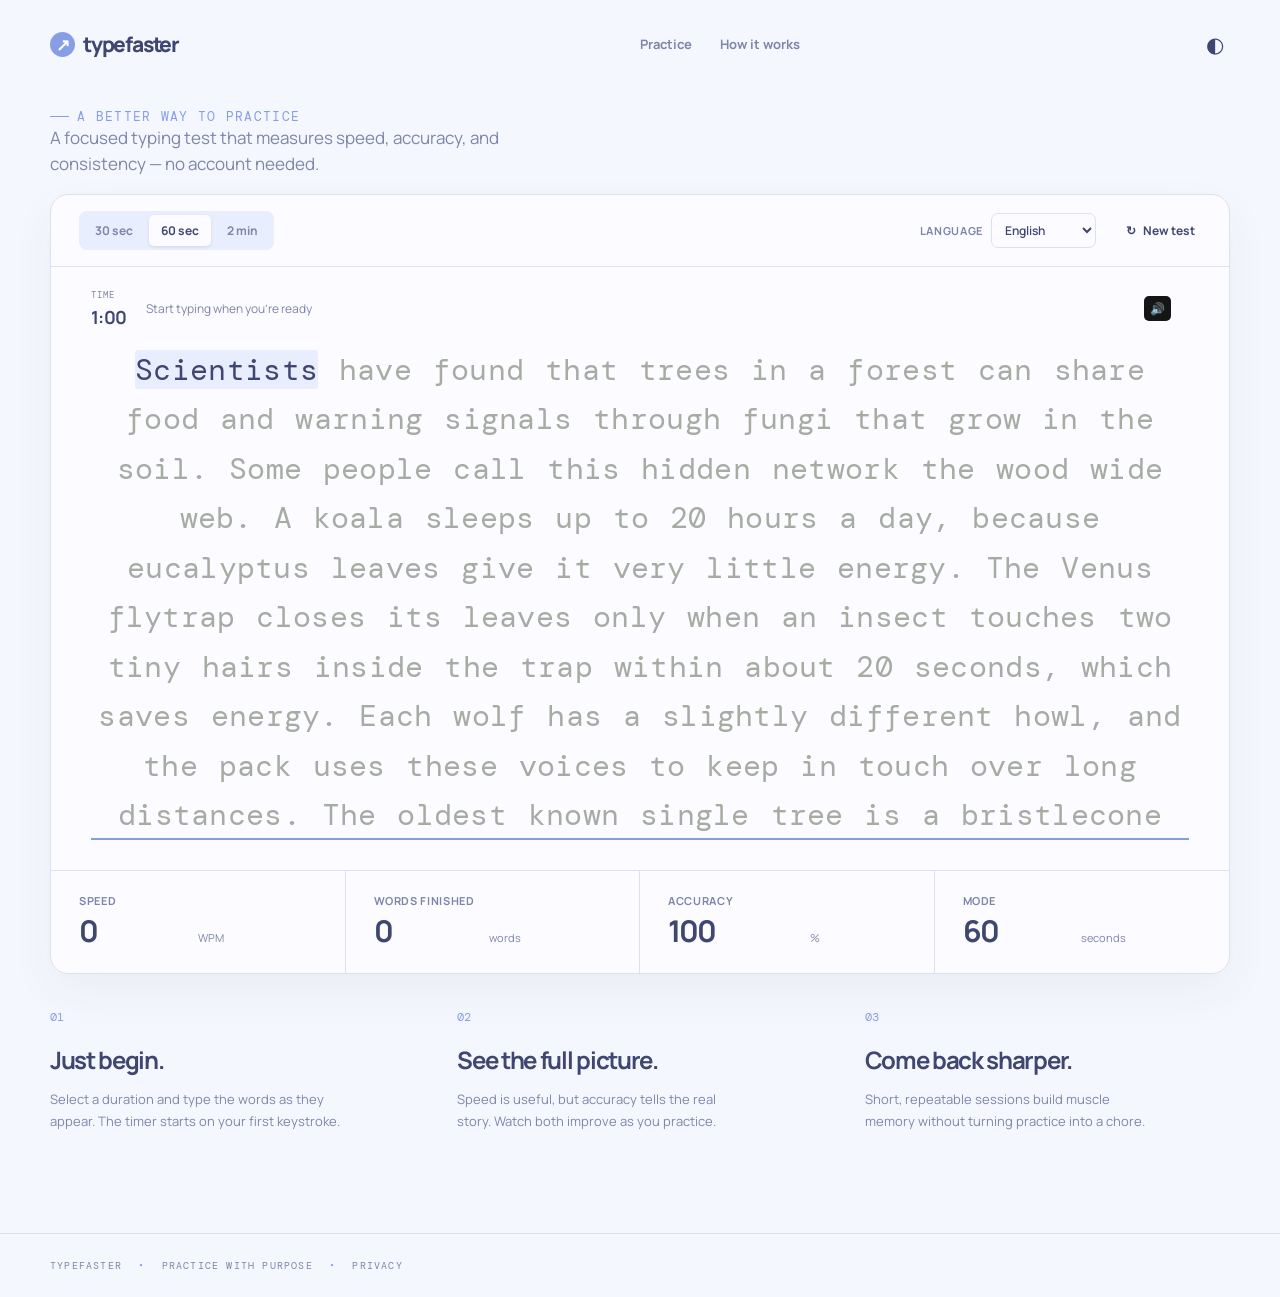
<file: index.html>
<!doctype html>
<html lang="en">
  <head>
    <meta charset="UTF-8" />
    <meta name="viewport" content="width=device-width, initial-scale=1.0" />
    <meta name="description" content="Free typing test in 7 languages. Measure your WPM and accuracy in 30 seconds, 1 minute or 2 minutes. No account needed." />
    <link rel="canonical" href="https://typefaster5.com/" />
    <meta name="theme-color" content="#879ee5" />
    <meta property="og:type" content="website" />
    <meta property="og:site_name" content="typefaster" />
    <meta property="og:title" content="Free Typing Test (30 sec, 1 min, 2 min) | typefaster" />
    <meta property="og:description" content="Test your typing speed and accuracy in 7 languages. Free, fast and no account needed." />
    <meta property="og:url" content="https://typefaster5.com/" />
    <meta property="og:image" content="https://typefaster5.com/og-image.png" />
    <meta property="og:image:width" content="1200" />
    <meta property="og:image:height" content="630" />
    <meta name="twitter:card" content="summary_large_image" />
    <meta name="twitter:title" content="Free Typing Test | typefaster" />
    <meta name="twitter:description" content="Test your typing speed and accuracy in 7 languages. Free, fast and no account needed." />
    <meta name="twitter:image" content="https://typefaster5.com/og-image.png" />
    <link rel="icon" href="/favicon.ico" sizes="48x48" />
    <link rel="icon" href="/favicon.svg" type="image/svg+xml" sizes="any" />
    <link rel="icon" href="/favicon-192.png" type="image/png" sizes="192x192" />
    <link rel="apple-touch-icon" href="/apple-touch-icon.png" />
    <script type="application/ld+json">{"@context":"https://schema.org","@type":"WebApplication","name":"typefaster","url":"https://typefaster5.com/","description":"A free typing speed test with 30 second, 1 minute and 2 minute modes in 7 languages.","applicationCategory":"EducationalApplication","operatingSystem":"Any","inLanguage":["en","de","tr","fr","es","it","pl"],"offers":{"@type":"Offer","price":"0","priceCurrency":"USD"}}</script>
    <title>Free Typing Test (30 sec, 1 min, 2 min) | typefaster</title>
    <link rel="preconnect" href="https://fonts.googleapis.com" />
    <link rel="preconnect" href="https://fonts.gstatic.com" crossorigin />
    <link href="https://fonts.googleapis.com/css2?family=DM+Mono:wght@400;500&family=Manrope:wght@400;500;600;700;800&display=swap" rel="stylesheet" />
    <link rel="stylesheet" href="styles.css?v=6" />
  </head>
  
  <body>
    <header class="site-header">
      <a class="brand" href="#" aria-label="typefaster home"><span class="brand-mark">↗</span>typefaster</a>
      <nav aria-label="Main navigation"><a href="#practice">Practice</a><a href="#how-it-works">How it works</a></nav>
      <button class="theme-toggle" id="themeToggle" aria-label="Toggle colour theme">◐</button>
    </header>

    <main>
      <section class="hero" id="practice">
        <h1 class="sr-only">Free typing test: check your typing speed (WPM) and accuracy</h1>
        <div class="eyebrow"><span></span> a better way to practice</div>
        <p class="intro">A focused typing test that measures speed, accuracy, and consistency — no account needed.</p>
      </section>

      <section class="test-shell" aria-label="Typing test">
        <div class="test-toolbar">
          <div class="mode-picker" aria-label="Test length">
            <button class="mode" data-seconds="30">30 sec</button>
            <button class="mode active" data-seconds="60">60 sec</button>
            <button class="mode" data-seconds="120">2 min</button>
          </div>
          <label class="language-picker" for="languageSelect"><span>Language</span><select id="languageSelect" aria-label="Typing language"><option value="english">English</option><option value="german">German</option><option value="turkish">Turkish</option><option value="french">French</option><option value="spanish">Spanish</option><option value="italian">Italian</option><option value="polish">Polish</option></select></label>
          <button class="restart" id="restart" aria-label="Restart typing test">↻ <span>New test</span></button>
        </div>

        <div class="test-stage" id="testStage">
          <div class="status-row">
            <div><span class="timer-label">TIME</span><strong id="timer">1:00</strong></div>
            <div class="stage-note" id="stageNote">Start typing when you’re ready</div>
            <button class="sound-toggle" id="soundToggle" aria-label="Mute typing sounds" aria-pressed="false">🔊 <span>Sound on</span></button>
          </div>
          <div class="word-area"><p class="words" id="words" role="textbox" tabindex="0" aria-label="Words to type. Click here and start typing."></p></div>
          <input id="typingInput" class="typing-input" tabindex="-1" autocomplete="off" autocapitalize="off" spellcheck="false" aria-hidden="true" />
        </div>

        <div class="metrics" aria-live="polite">
          <div class="metric"><span>Speed</span><strong id="wpm">0</strong><small>WPM</small></div>
          <div class="metric"><span>Words finished</span><strong id="completedWords">0</strong><small>words</small></div>
          <div class="metric"><span>Accuracy</span><strong id="accuracy">100</strong><small>%</small></div>
          <div class="metric"><span>Mode</span><strong id="modeLength">60</strong><small>seconds</small></div>
        </div>
      </section>

      <div class="result-overlay hidden" id="resultCard" role="dialog" aria-modal="true" aria-labelledby="resultTitle" tabindex="-1">
        <div class="result-panel">
          <div class="eyebrow"><span></span> test complete</div>
          <h2 id="resultTitle">Time's up!</h2>
          <p class="result-sub" id="resultCopy">Here's how your test went.</p>
          <div class="result-main">
            <div class="big"><strong id="finalWpm">0</strong><span>WPM</span></div>
            <div class="big"><strong id="finalAccuracy">100</strong><span>ACCURACY %</span></div>
          </div>
          <div class="result-grid">
            <div><span>Correct words</span><strong id="finalWords">0</strong></div>
            <div><span>Errors</span><strong id="finalErrors">0</strong></div>
            <div><span>Correct characters</span><strong id="finalChars">0</strong></div>
            <div><span>Test length</span><strong id="finalTime">60 sec</strong></div>
          </div>
          <div class="result-actions">
            <button class="primary-button" id="tryAgain">Try again <span>→</span></button>
            <button class="link-button" id="closeResult">Close</button>
          </div>
        </div>
      </div>

      <section class="benefits" id="how-it-works">
        <div><span class="number">01</span><h2>Just begin.</h2><p>Select a duration and type the words as they appear. The timer starts on your first keystroke.</p></div>
        <div><span class="number">02</span><h2>See the full picture.</h2><p>Speed is useful, but accuracy tells the real story. Watch both improve as you practice.</p></div>
        <div><span class="number">03</span><h2>Come back sharper.</h2><p>Short, repeatable sessions build muscle memory without turning practice into a chore.</p></div>
      </section>
    </main>
    <footer>TYPEFASTER <span>•</span> PRACTICE WITH PURPOSE <span>•</span> <a href="privacy.html">PRIVACY</a></footer>
    <audio id="typingSound" src="typing-tick.wav" preload="auto"></audio>
    <audio id="errorSound" src="error-thock.wav" preload="auto"></audio>
    <script src="app.js?v=6"></script>
    <script data-goatcounter="https://MYCODE.goatcounter.com/count"
        async src="//gc.zgo.at/count.js"></script>
  </body>
  
</html>
</file>
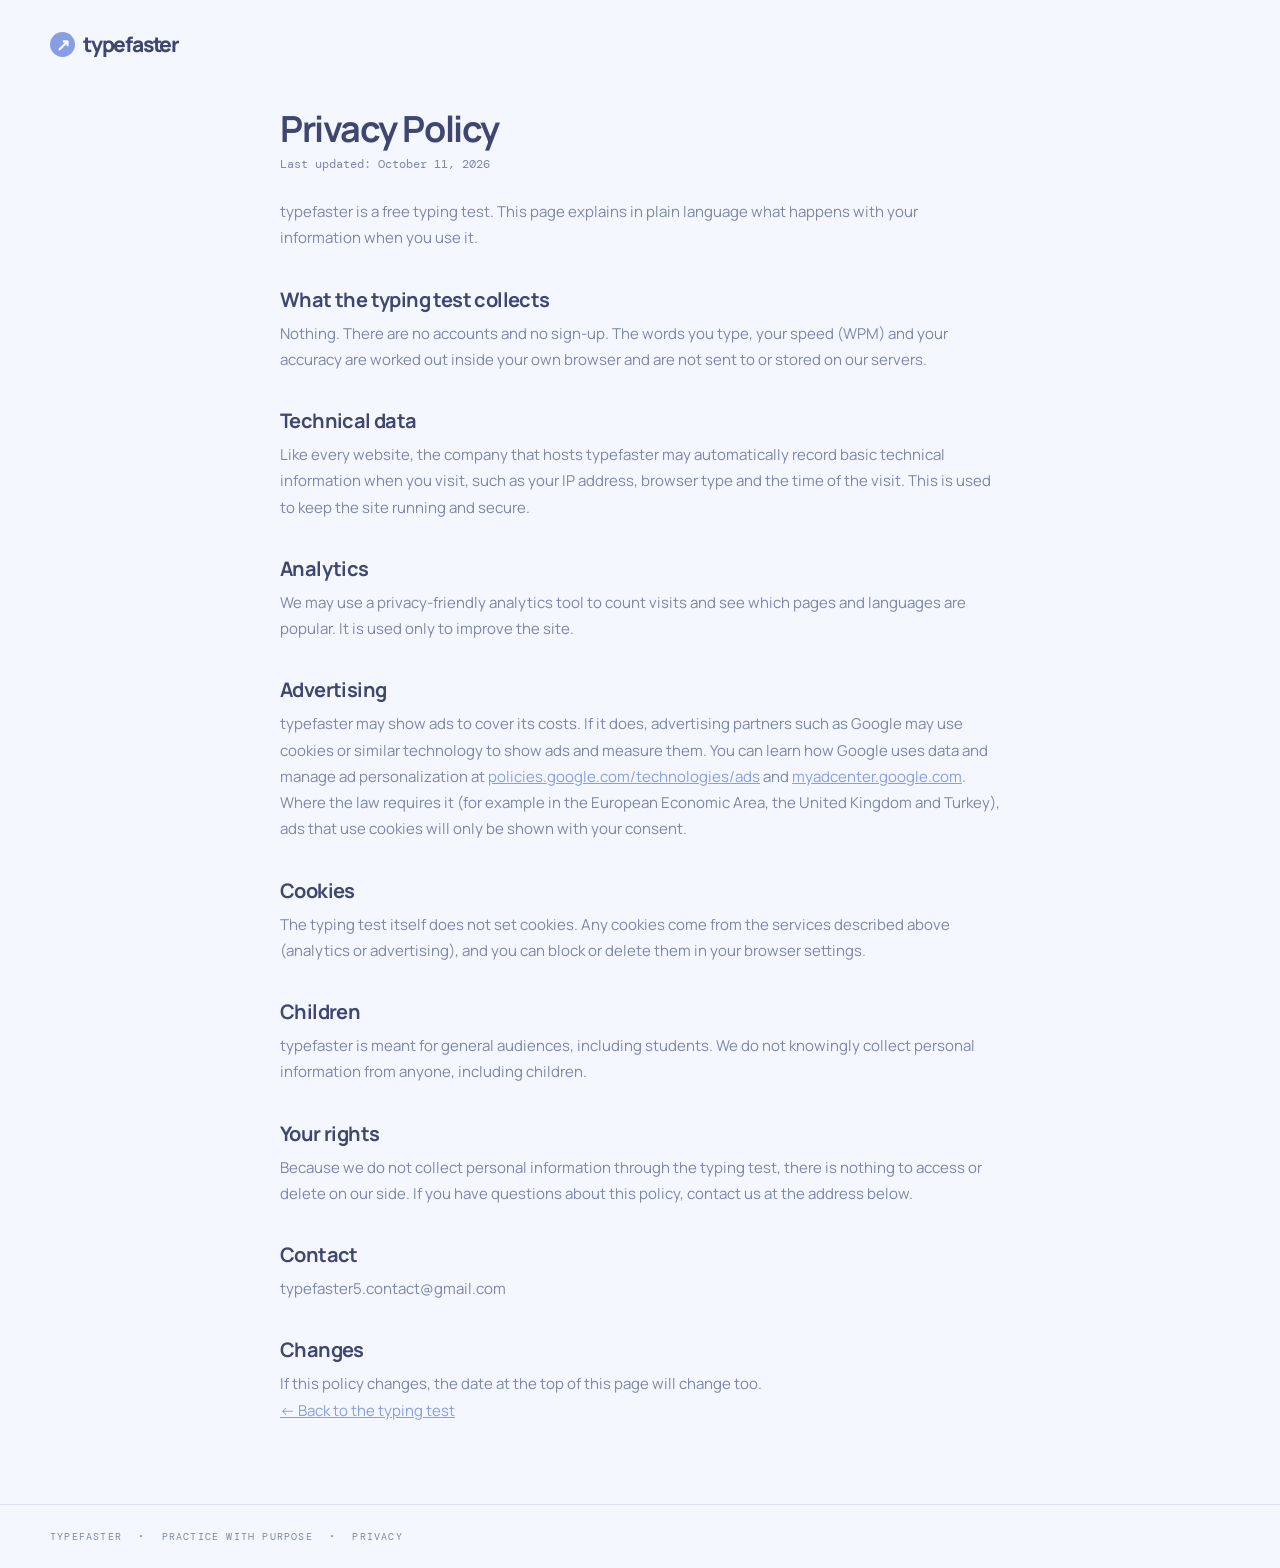
<file: privacy.html>
<!doctype html>
<html lang="en">
  <head>
    <meta charset="UTF-8" />
    <meta name="viewport" content="width=device-width, initial-scale=1.0" />
    <title>Privacy Policy | typefaster</title>
    <meta name="description" content="How typefaster handles your data: no accounts, no personal information collected by the typing test." />
    <link rel="canonical" href="https://typefaster5.com/privacy.html" />
    <link rel="icon" href="data:image/svg+xml,%3Csvg xmlns='http://www.w3.org/2000/svg' viewBox='0 0 64 64'%3E%3Ccircle cx='32' cy='32' r='32' fill='%23879ee5'/%3E%3Cpath d='M22 42 42 22M26 22h16v16' stroke='white' stroke-width='6' fill='none' stroke-linecap='round' stroke-linejoin='round'/%3E%3C/svg%3E" />
    <link href="https://fonts.googleapis.com/css2?family=DM+Mono:wght@400;500&family=Manrope:wght@400;500;600;700;800&display=swap" rel="stylesheet" />
    <link rel="stylesheet" href="styles.css?v=5" />
    <style>
      .doc{max-width:720px;margin:0 auto;padding:24px 0 80px}
      .doc h1{color:var(--ink);font-size:36px;letter-spacing:-.04em;margin:0 0 8px}
      .doc h2{font-size:20px;letter-spacing:-.03em;margin:34px 0 8px}
      .doc p,.doc li{color:var(--muted);font-size:15px;line-height:1.75}
      .doc ul{padding-left:20px}
      .doc a{color:var(--accent)}
      .doc .updated{font-family:'DM Mono',monospace;font-size:12px;color:var(--muted);margin-bottom:24px}
    </style>
  </head>
  <body>
    <header class="site-header">
      <a class="brand" href="/" aria-label="typefaster home"><span class="brand-mark">↗</span>typefaster</a>
    </header>
    <main>
      <article class="doc">
        <h1>Privacy Policy</h1>
        <p class="updated">Last updated: October 11, 2026</p>
        <p>typefaster is a free typing test. This page explains in plain language what happens with your information when you use it.</p>

        <h2>What the typing test collects</h2>
        <p>Nothing. There are no accounts and no sign-up. The words you type, your speed (WPM) and your accuracy are worked out inside your own browser and are not sent to or stored on our servers.</p>

        <h2>Technical data</h2>
        <p>Like every website, the company that hosts typefaster may automatically record basic technical information when you visit, such as your IP address, browser type and the time of the visit. This is used to keep the site running and secure.</p>

        <h2>Analytics</h2>
        <p>We may use a privacy-friendly analytics tool to count visits and see which pages and languages are popular. It is used only to improve the site.</p>

        <h2>Advertising</h2>
        <p>typefaster may show ads to cover its costs. If it does, advertising partners such as Google may use cookies or similar technology to show ads and measure them. You can learn how Google uses data and manage ad personalization at <a href="https://policies.google.com/technologies/ads" rel="noopener">policies.google.com/technologies/ads</a> and <a href="https://myadcenter.google.com" rel="noopener">myadcenter.google.com</a>. Where the law requires it (for example in the European Economic Area, the United Kingdom and Turkey), ads that use cookies will only be shown with your consent.</p>

        <h2>Cookies</h2>
        <p>The typing test itself does not set cookies. Any cookies come from the services described above (analytics or advertising), and you can block or delete them in your browser settings.</p>

        <h2>Children</h2>
        <p>typefaster is meant for general audiences, including students. We do not knowingly collect personal information from anyone, including children.</p>

        <h2>Your rights</h2>
        <p>Because we do not collect personal information through the typing test, there is nothing to access or delete on our side. If you have questions about this policy, contact us at the address below.</p>

        <h2>Contact</h2>
        <p>typefaster5.contact@gmail.com</p>

        <h2>Changes</h2>
        <p>If this policy changes, the date at the top of this page will change too.</p>
        <p><a href="/">← Back to the typing test</a></p>
      </article>
    </main>
    <footer>TYPEFASTER <span>•</span> PRACTICE WITH PURPOSE <span>•</span> <a href="privacy.html">PRIVACY</a></footer>
  </body>
</html>
</file>
<file: styles.css>
:root { --bg:#f5f7ff; --ink:#3f4770; --muted:#7d86a8; --line:#dbe1f3; --card:#fcfbff; --accent:#879ee5; --soft:#e9eeff; }
* { box-sizing:border-box; }
body { margin:0; background:var(--bg); color:var(--ink); font-family:Manrope,Arial,sans-serif; }
button,input { font:inherit; }
.site-header { width:min(1180px,calc(100% - 48px)); margin:auto; height:88px; display:flex; align-items:center; justify-content:space-between; }
.brand { color:var(--ink); text-decoration:none; font-size:21px; font-weight:800; letter-spacing:-1.2px; display:flex; align-items:center; gap:8px; }.brand-mark { display:grid; place-items:center; color:#fff; background:var(--accent); width:25px;height:25px;border-radius:50%; font-size:17px; }
nav { display:flex; gap:28px; margin-left:60px; } nav a { color:var(--muted); text-decoration:none; font-size:13px; font-weight:700; } nav a:hover { color:var(--ink); }.theme-toggle,.restart { border:0;background:transparent;color:var(--ink);cursor:pointer; }.theme-toggle { font-size:21px; }
main { width:min(1180px,calc(100% - 48px)); margin:auto; }.hero { padding:20px 0 16px; }.eyebrow { color:var(--accent); font-family:'DM Mono',monospace; font-size:13px; letter-spacing:.1em; text-transform:uppercase; display:flex;align-items:center;gap:8px; }.eyebrow span { width:19px;height:1px;background:currentColor; } h1,h2,p { margin:0; }h1 { color:var(--accent); font-size:clamp(38px,5vw,58px); line-height:.95; letter-spacing:-.075em; margin:10px 0 11px; max-width:680px; } .intro { max-width:510px;color:var(--muted);line-height:1.55;font-size:17px; }
.test-shell { background:var(--card); border:1px solid var(--line); border-radius:18px; overflow:hidden; box-shadow:0 18px 45px rgba(45,54,43,.05); }.test-toolbar { height:72px;border-bottom:1px solid var(--line);display:flex;align-items:center;justify-content:space-between;padding:0 28px; }.mode-picker{ display:flex;gap:4px;background:var(--soft);padding:4px;border-radius:8px; }.mode{border:0;background:transparent;color:var(--muted);font-size:12px;font-weight:700;padding:7px 12px;border-radius:5px;cursor:pointer; }.mode.active{background:var(--card);color:var(--ink);box-shadow:0 1px 3px rgba(0,0,0,.1);}.language-picker{display:flex;align-items:center;gap:8px;margin-left:auto;margin-right:24px;color:var(--muted);font-size:11px;font-weight:700;text-transform:uppercase;letter-spacing:.06em}.language-picker select{border:1px solid var(--line);border-radius:7px;background:var(--card);color:var(--ink);padding:7px 28px 7px 9px;font:600 12px Manrope,Arial,sans-serif;cursor:pointer}.sound-toggle,.restart{border:0;background:transparent;color:var(--ink);cursor:pointer}.sound-toggle{font-size:12px;font-weight:700;display:flex;gap:7px;align-items:center;margin-right:18px}.restart{font-size:12px;font-weight:700;display:flex;gap:7px;align-items:center;}
.test-stage { padding:22px 40px 30px; }.status-row{display:flex;justify-content:flex-start;align-items:center;gap:20px;margin-bottom:16px;text-align:left;}.status-row>div{display:flex;flex-direction:column;gap:4px;align-items:flex-start;}.timer-label{font-family:'DM Mono',monospace;color:var(--muted);font-size:9px;letter-spacing:.12em;}.status-row strong{font-size:18px;letter-spacing:-.04em;}.stage-note{font-size:12px;color:var(--muted);}.word-area{position:relative;}.words{min-height:420px;overflow:visible;font-family:'DM Mono',monospace;font-size:30px;line-height:1.65;letter-spacing:.01em;word-spacing:.08em;color:#a6aca4;user-select:none;text-align:center;cursor:text;outline:none;}.words:focus{box-shadow:inset 0 -2px 0 var(--accent);}.word.current{color:var(--ink);background:var(--soft);border-radius:3px;}.word.correct,.typed-correct{color:#82cfa9;}.typed-missing{color:#c54f35;text-decoration:underline 1px;}.typed-incorrect{color:#c54f35;text-decoration:underline wavy #e37b62 1px;}.status-row .sound-toggle{margin-left:auto;padding:4px 6px;background:#151515;color:#fff;border-radius:5px;font-size:12px}.status-row .sound-toggle span{display:none}.typing-input{position:absolute;width:1px;height:1px;padding:0;border:0;opacity:0;pointer-events:none;}
.metrics{display:grid;grid-template-columns:repeat(4,1fr);border-top:1px solid var(--line);}.metric{padding:22px 28px;border-right:1px solid var(--line);display:grid;grid-template-columns:auto auto;gap:2px 8px;align-items:baseline;}.metric:last-child{border-right:0}.metric span{grid-column:1/-1;font-size:11px;color:var(--muted);font-weight:700;text-transform:uppercase;letter-spacing:.06em;}.metric strong{font-size:30px;letter-spacing:-.06em;}.metric small{font-size:11px;color:var(--muted);}
.result-card{margin:24px 0 80px;background:var(--ink);color:#fff;border-radius:18px;padding:32px 36px;display:flex;align-items:center;justify-content:space-between;gap:26px;}.result-card .eyebrow{color:#f2a78f}.result-card h2{font-size:31px;letter-spacing:-.06em;margin:8px 0}.result-card p{color:#c2cbc2;font-size:13px}.result-score{text-align:center;display:flex;flex-direction:column}.result-score strong{font-size:55px;line-height:.85;letter-spacing:-.07em}.result-score span{font-family:'DM Mono',monospace;font-size:10px;margin-top:8px;color:#c2cbc2}.primary-button{background:var(--accent);color:#fff;border:0;border-radius:8px;padding:14px 17px;font-weight:800;font-size:13px;cursor:pointer}.primary-button span{padding-left:10px;font-size:17px}.hidden{display:none;}
.benefits{display:grid;grid-template-columns:repeat(3,1fr);gap:42px;padding:30px 0 100px}.number{font-family:'DM Mono',monospace;color:var(--accent);font-size:12px}.benefits h2{font-size:24px;letter-spacing:-.055em;margin:17px 0 12px}.benefits p{color:var(--muted);font-size:13px;line-height:1.75;max-width:290px}footer{border-top:1px solid var(--line);padding:25px max(24px,calc((100% - 1180px)/2));font-family:'DM Mono',monospace;color:var(--muted);font-size:10px;letter-spacing:.12em}footer span{color:var(--accent);padding:0 9px}
body.dark{--bg:#20243f;--ink:#f2f4ff;--muted:#b5bddc;--line:#3a4167;--card:#2b3052;--accent:#a9bbff;--soft:#353c63}body.dark .result-card{background:#171b33}body.dark .words{color:#7881aa}body.dark .word.current{background:#404973}body.dark .typing-input{background:#20243f}
@media(max-width:680px){.site-header,main{width:min(100% - 28px,1180px)}nav{display:none}.hero{padding:28px 0 20px}.test-toolbar{height:auto;min-height:72px;padding:12px 16px;flex-wrap:wrap;gap:10px}.language-picker{margin-left:auto;margin-right:0}.test-stage{padding:22px 18px 24px}.stage-note{display:none}.words{min-height:420px;font-size:30px;line-height:1.65}.metrics{grid-template-columns:repeat(2,1fr)}.metric{padding:17px;border-bottom:1px solid var(--line)}.metric:nth-child(2){border-right:0}.result-card{padding:25px;align-items:flex-start;flex-direction:column}.result-score{text-align:left;flex-direction:row;align-items:baseline;gap:9px}.result-score span{margin:0}.benefits{grid-template-columns:1fr;gap:32px;padding-bottom:65px}}
button,select,.words{-webkit-tap-highlight-color:transparent;touch-action:manipulation}
.mobile-input{position:absolute;left:0;top:0;width:1px;height:1px;padding:0;border:0;opacity:0;font-size:16px;pointer-events:none}
.words.input-focused{box-shadow:inset 0 -2px 0 var(--accent)}
@media(max-width:680px){.words{position:relative;overflow:hidden;min-height:0;height:calc(1.65em * 5);font-size:24px}.test-toolbar .mode{padding:7px 10px}.status-row .sound-toggle{padding:6px 9px}}
.result-scores{display:flex;gap:40px;align-items:flex-end}
.mobile-input.overlay{width:100%;height:100%;pointer-events:auto;z-index:2;caret-color:transparent;background:transparent;color:transparent;-webkit-user-select:text;user-select:text}
@media(max-width:680px){.result-scores{gap:28px}}
.sr-only{position:absolute;width:1px;height:1px;margin:-1px;padding:0;overflow:hidden;clip:rect(0,0,0,0);white-space:nowrap;border:0}
footer a{color:inherit;text-decoration:none}footer a:hover{color:var(--ink)}
@media(min-width:681px){.words{position:relative;overflow:hidden;min-height:0;height:calc(1.65em * 10)}}
/* Results page (overlay shown when the time is up) */
body.modal-open{overflow:hidden}
.result-overlay{position:fixed;inset:0;z-index:50;display:flex;align-items:center;justify-content:center;padding:20px;background:rgba(63,71,112,.45);-webkit-backdrop-filter:blur(6px);backdrop-filter:blur(6px);animation:resultFade .2s ease;outline:none}
.result-overlay.hidden{display:none}
.result-panel{width:min(560px,100%);max-height:100%;overflow:auto;background:var(--card);color:var(--ink);border:1px solid var(--line);border-radius:18px;box-shadow:0 30px 80px rgba(20,25,60,.35);padding:34px 36px;animation:resultPop .25s ease}
.result-panel h2{font-size:34px;letter-spacing:-.06em;margin:10px 0 6px}
.result-sub{color:var(--muted);font-size:13px}
.result-main{display:grid;grid-template-columns:1fr 1fr;gap:16px;margin:24px 0 18px}
.result-main .big{background:var(--soft);border-radius:14px;padding:20px 22px;display:flex;flex-direction:column}
.result-main .big strong{font-size:68px;line-height:.9;letter-spacing:-.07em}
.result-main .big span{font-family:'DM Mono',monospace;font-size:11px;letter-spacing:.1em;color:var(--muted);margin-top:12px}
.result-grid{display:grid;grid-template-columns:repeat(4,1fr);gap:12px;border-top:1px solid var(--line);border-bottom:1px solid var(--line);padding:16px 0}
.result-grid div{display:flex;flex-direction:column;gap:5px}
.result-grid span{font-size:10px;color:var(--muted);font-weight:700;text-transform:uppercase;letter-spacing:.06em}
.result-grid strong{font-size:20px;letter-spacing:-.04em}
.result-actions{display:flex;align-items:center;gap:18px;margin-top:22px}
.primary-button:disabled{opacity:.55;cursor:default}
.link-button{border:0;background:transparent;color:var(--muted);font-weight:700;font-size:13px;cursor:pointer}.link-button:hover{color:var(--ink)}
@keyframes resultFade{from{opacity:0}to{opacity:1}}
@keyframes resultPop{from{opacity:0;transform:translateY(12px) scale(.98)}to{opacity:1;transform:none}}
@media(prefers-reduced-motion:reduce){.result-overlay,.result-panel{animation:none}}
@media(max-width:680px){.result-panel{padding:26px 22px}.result-main .big strong{font-size:54px}.result-grid{grid-template-columns:1fr 1fr}}
</file>
